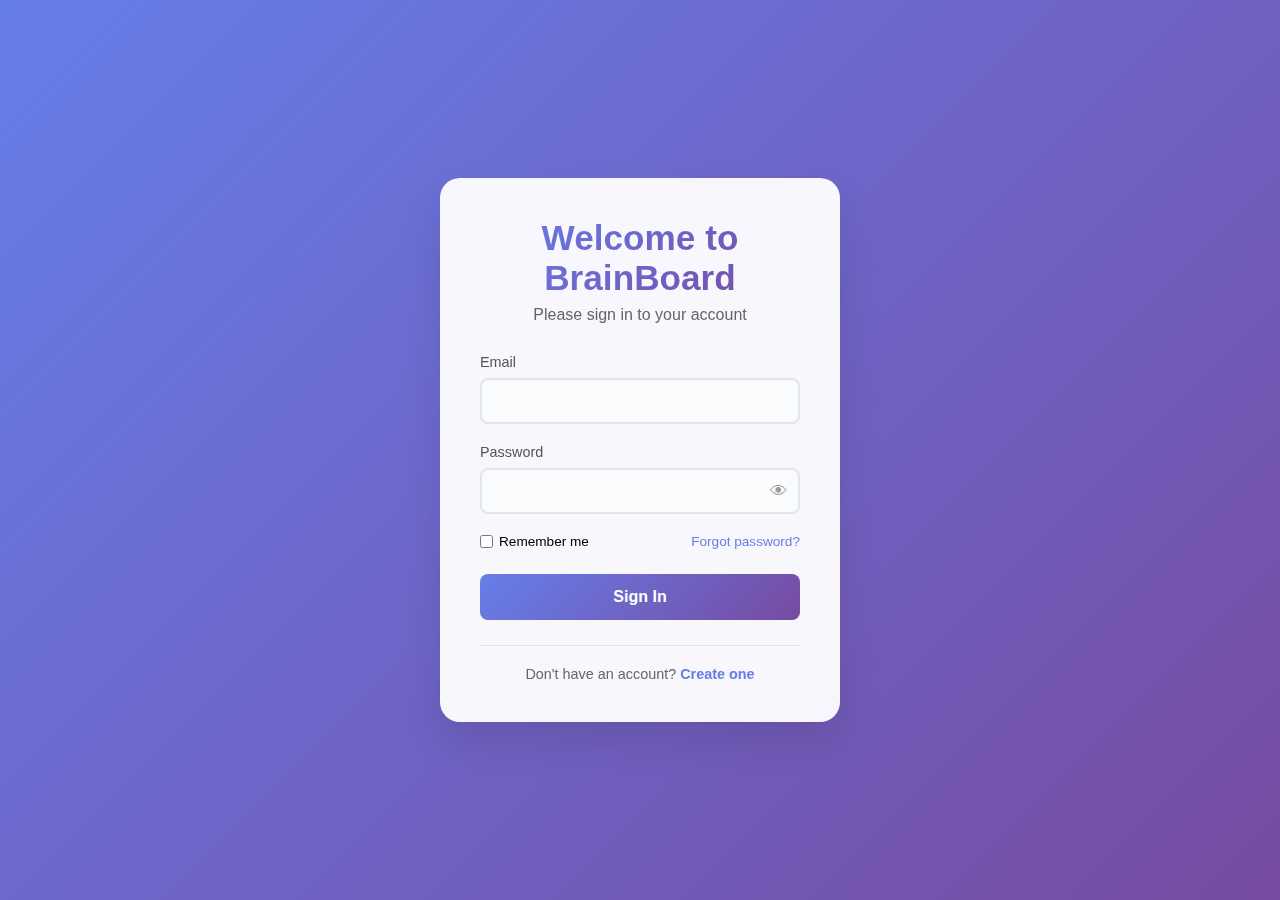
<file: index.html>
<!DOCTYPE html>
<html lang="en">
<head>
    <meta charset="UTF-8">
    <meta name="viewport" content="width=device-width, initial-scale=1.0">
    <title>Redirecting...</title>
    <script>
        // Redirect to /login.html
        window.location.href = "login.html";
    </script>
</head>
<body>
</body>
</html>
</file>
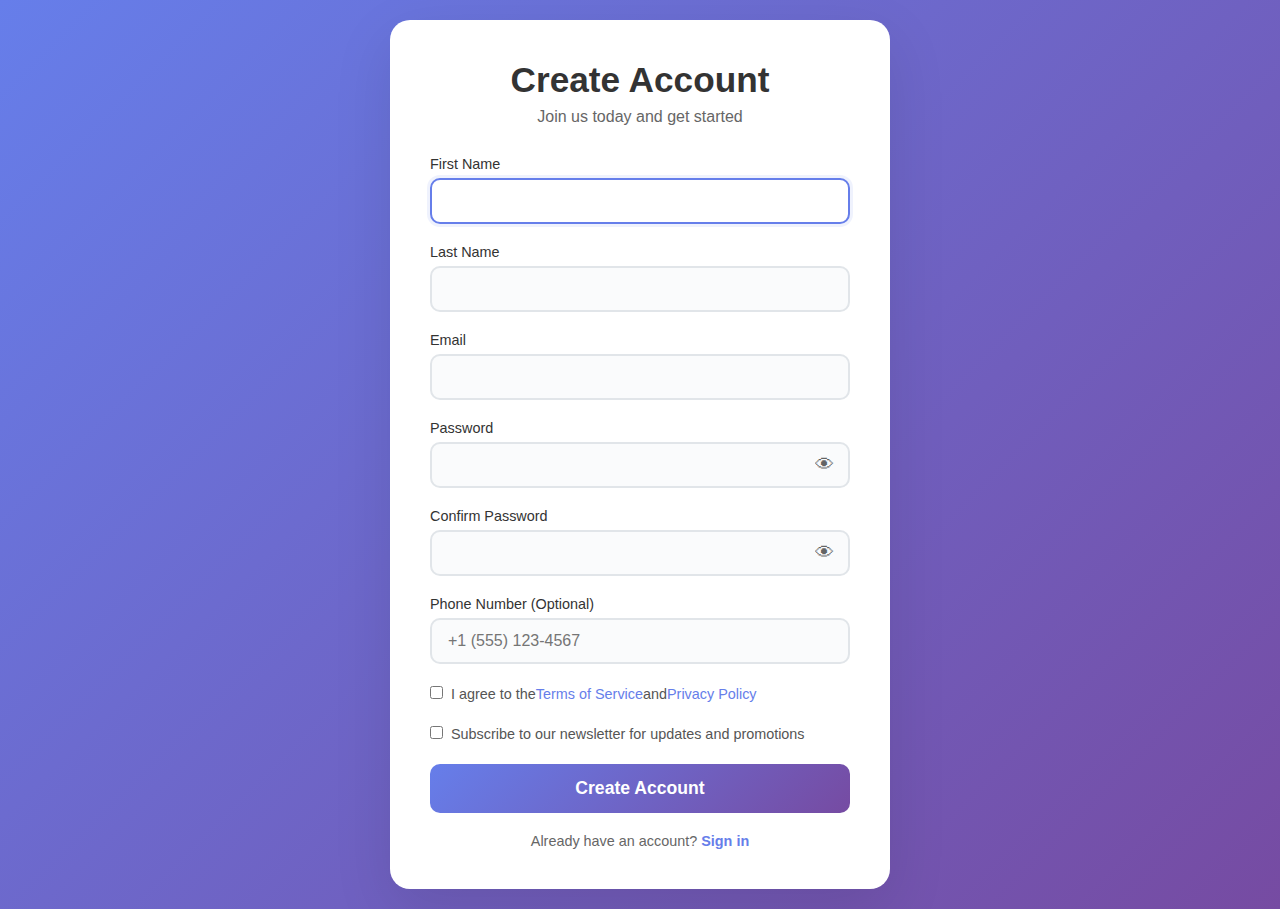
<file: create.html>
<!DOCTYPE html>
<html lang="en">
<head>
    <meta charset="UTF-8" />
    <meta name="viewport" content="width=device-width, initial-scale=1" />
    <title>Create Account - Join Us Today</title>
    <link rel="stylesheet" href="create.css">
</head>
<body>
    <div class="signup-container">
        <div class="logo">
            <h1>Create Account</h1>
            <p>Join us today and get started</p>
        </div>

        <div class="success-msg" id="successMsg">
            ✅ Account created successfully! Welcome aboard!
        </div>

        <form id="signupForm">
            <div class="form-group">
                <label for="firstName">First Name</label>
                <input type="text" id="firstName" name="firstName" required />
                <div class="error-msg" id="firstNameError">First name is required</div>
            </div>

            <div class="form-group">
                <label for="lastName">Last Name</label>
                <input type="text" id="lastName" name="lastName" required />
                <div class="error-msg" id="lastNameError">Last name is required</div>
            </div>

            <div class="form-group">
                <label for="email">Email</label>
                <input type="email" id="email" name="email" required />
                <div class="error-msg" id="emailError">Please enter a valid email</div>
            </div>

            <div class="form-group">
                <label for="password">Password</label>
                <div class="password-container">
                    <input type="password" id="password" name="password" required />
                    <span class="password-toggle" id="togglePassword">👁</span>
                </div>
                <div class="error-msg" id="passwordError">Password must be at least 8 characters</div>
                <div class="password-strength" id="passwordStrength">
                    <div class="strength-meter">
                        <div class="strength-fill"></div>
                    </div>
                    <span class="strength-text">Password strength</span>
                </div>
            </div>

            <div class="form-group">
                <label for="confirmPassword">Confirm Password</label>
                <div class="password-container">
                    <input type="password" id="confirmPassword" name="confirmPassword" required />
                    <span class="password-toggle" id="toggleConfirmPassword">👁</span>
                </div>
                <div class="error-msg" id="confirmPasswordError">Passwords do not match</div>
            </div>

            <div class="form-group">
                <label for="phone">Phone Number (Optional)</label>
                <input type="tel" id="phone" name="phone" placeholder="+1 (555) 123-4567" />
                <div class="error-msg" id="phoneError">Please enter a valid phone number</div>
            </div>

            <div class="form-options">
                <label class="checkbox-label">
                    <input type="checkbox" id="terms" required />
                    I agree to the <a href="privacy.html" class="terms-link">Terms of Service</a> and <a href="policy.html" class="terms-link">Privacy Policy</a>
                </label>
            </div>

            <div class="form-options">
                <label class="checkbox-label">
                    <input type="checkbox" id="newsletter" />
                    Subscribe to our newsletter for updates and promotions
                </label>
            </div>

            <button type="submit" class="signup-btn" id="signupButton">
                <span class="spinner"></span>
                <span class="btn-text">Create Account</span>
            </button>
        </form>

        <div class="login-text">
            Already have an account? <a href="#" id="loginLink">Sign in</a>
        </div>
    </div>

    <script src="create.js"></script>
</body>
</html>
</file>
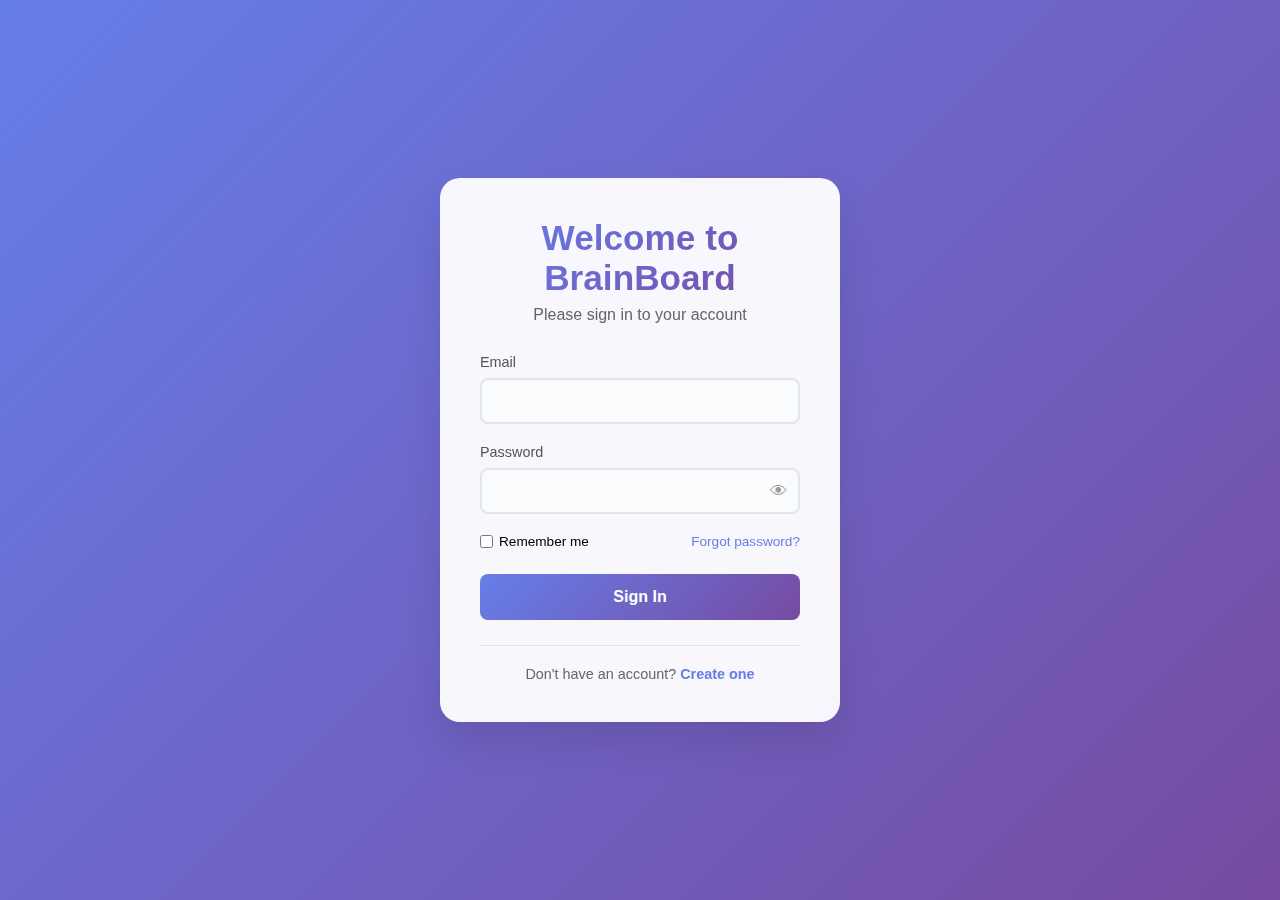
<file: interface.html>
<!DOCTYPE html>
<html lang="en">
<head>
  <meta charset="UTF-8">
  <meta name="viewport" content="width=device-width, initial-scale=1.0">
  <title>BrainBoard - Home</title>
  <link rel="stylesheet" href="interface.css">
  <script>
  const auth = localStorage.getItem('isAuthenticated');

  if (auth === 'false' || auth === null) {
      window.location.href = 'login.html';
  }
  </script>
  <style>
    /* Edit Profile Modal Styles */
    .edit-modal {
      display: none;
      position: fixed;
      z-index: 1000;
      left: 0;
      top: 0;
      width: 100%;
      height: 100%;
      background-color: rgba(0, 0, 0, 0.5);
      justify-content: center;
      align-items: center;
    }

    .edit-modal-content {
      background-color: white;
      border-radius: 12px;
      width: 90%;
      max-width: 450px;
      box-shadow: 0 4px 20px rgba(0, 0, 0, 0.2);
    }

    .edit-modal-header {
      display: flex;
      justify-content: space-between;
      align-items: center;
      padding: 20px 24px;
      border-bottom: 1px solid #e0e0e0;
    }

    .edit-modal-header h2 {
      margin: 0;
      font-size: 20px;
      color: #333;
    }

    .edit-close-btn {
      font-size: 28px;
      color: #999;
      cursor: pointer;
      line-height: 1;
    }

    .edit-close-btn:hover {
      color: #333;
    }

    .edit-modal-body {
      padding: 24px;
    }

    .edit-form-group {
      margin-bottom: 20px;
    }

    .edit-form-group label {
      display: block;
      margin-bottom: 8px;
      font-weight: 500;
      color: #333;
      font-size: 14px;
    }

    .edit-form-input {
      width: 100%;
      padding: 12px;
      border: 1px solid #ddd;
      border-radius: 8px;
      font-size: 14px;
      box-sizing: border-box;
    }

    .edit-form-input:focus {
      outline: none;
      border-color: #4CAF50;
    }

    .edit-modal-footer {
      display: flex;
      justify-content: flex-end;
      gap: 12px;
      padding: 20px 24px;
      border-top: 1px solid #e0e0e0;
    }

    .edit-btn-cancel, .edit-btn-save {
      padding: 10px 20px;
      border: none;
      border-radius: 8px;
      font-size: 14px;
      font-weight: 500;
      cursor: pointer;
      transition: all 0.3s;
    }

    .edit-btn-cancel {
      background-color: #f5f5f5;
      color: #666;
    }

    .edit-btn-cancel:hover {
      background-color: #e0e0e0;
    }

    .edit-btn-save {
      background-color: #4CAF50;
      color: white;
    }

    .edit-btn-save:hover {
      background-color: #45a049;
    }
  </style>
</head>
<body>
  <!-- Header -->
  <header class="header">
    <div class="header-content">
      <div class="logo-section">
        <div class="logo">BB</div>
        <div class="brand-name">BrainBoard</div>
      </div>
      <div class="search-bar">
        <input type="text" class="search-input" placeholder="Search courses, students, discussions..." id="searchInput">
        <div class="search-results" id="searchResults"></div>
      </div>
      <div class="user-menu">
        <div class="user-avatar" id="userAvatar" onclick="toggleProfile()">D</div>
        <div class="profile-dropdown" id="profileDropdown">
          <div class="profile-header">
            <div class="profile-avatar-large" id="profileAvatarLarge">D</div>
            <div class="profile-details">
              <h3 id="profileName">John Doe</h3>
              <p id="profileEmail">john.doe@example.com</p>
            </div>
          </div>
          <div class="profile-stats">
            <div class="stat-item">
              <span class="stat-number">42</span>
              <span class="stat-label">Posts</span>
            </div>
            <div class="stat-item">
              <span class="stat-number">156</span>
              <span class="stat-label">Likes</span>
            </div>
            <div class="stat-item">
              <span class="stat-number">23</span>
              <span class="stat-label">Following</span>
            </div>
          </div>
          <div class="profile-actions">
            <button class="profile-action-btn" onclick="editProfile()">✏️ Edit Profile</button>
            <button class="profile-action-btn" onclick="logout()" style="color: #ff6b6b;">🚪 Log Out</button>
          </div>
        </div>
        <button type="button" href="login.html" class="logout-btn" onclick="logout()">Log Out</button>
      </div>
    </div>
  </header>

  <!-- Main Content -->
  <div class="main-content">
    <!-- Feed Filter -->
    <div class="feed-filter">
      <div class="filter-buttons">
        <button class="filter-btn active" onclick="filterPosts('all', event)">All Posts</button>
        <button class="filter-btn" onclick="filterPosts('discussions', event)">Discussions</button>
        <button class="filter-btn" onclick="filterPosts('questions', event)">Questions</button>
        <button class="filter-btn" onclick="filterPosts('tips', event)">Study Tips</button>
      </div>
      <select class="sort-dropdown" onchange="sortPosts(this.value)">
        <option value="recent">Most Recent</option>
        <option value="popular">Most Popular</option>
        <option value="commented">Most Commented</option>
      </select>
    </div>

    <!-- Post Composer -->
    <div class="post-composer">
      <div class="composer-header">
        <div class="composer-avatar">D</div>
        <textarea class="composer-input" placeholder="Share your thoughts, ask questions, or post study tips..."></textarea>
      </div>
      <div class="composer-actions">
        <div class="media-buttons">
          <button class="media-btn" onclick="uploadMedia('photo')">📷 Photo</button>
          <button class="media-btn" onclick="uploadMedia('video')">📹 Video</button>
          <button class="media-btn" onclick="uploadMedia('document')">📄 Document</button>
          <button class="media-btn" onclick="toggleQuestionMode()">💡 Question</button>
        </div>
        <button class="post-btn" onclick="createPost()">Post</button>
      </div>
    </div>

    <!-- Hidden file inputs -->
    <input type="file" id="photoInput" accept="image/*" class="hidden" onchange="handleFileUpload(this, 'photo')">
    <input type="file" id="videoInput" accept="video/*" class="hidden" onchange="handleFileUpload(this, 'video')">
    <input type="file" id="documentInput" accept=".pdf,.doc,.docx,.txt,.ppt,.pptx" class="hidden" onchange="handleFileUpload(this, 'document')">

    <!-- Feed -->
    <div class="feed" id="feedContainer">
      <!-- Sample posts will be generated here -->
    </div>
  </div>

  <!-- Quick Actions -->
  <div class="quick-actions">
    <button class="quick-action-btn" onclick="scrollToTop()" title="Scroll to Top">↑</button>
    <button class="quick-action-btn" onclick="focusComposer()" title="New Post">✏️</button>
  </div>

  <!-- Edit Profile Modal -->
  <div class="edit-modal" id="editProfileModal">
    <div class="edit-modal-content">
      <div class="edit-modal-header">
        <h2>Edit Profile</h2>
        <span class="edit-close-btn" onclick="closeEditModal()">&times;</span>
      </div>
      <div class="edit-modal-body">
        <div class="edit-form-group">
          <label for="editNameInput">Name</label>
          <input type="text" id="editNameInput" class="edit-form-input" placeholder="Enter your name">
        </div>
        <div class="edit-form-group">
          <label for="editEmailInput">Email</label>
          <input type="email" id="editEmailInput" class="edit-form-input" placeholder="Enter your email">
        </div>
        <div class="edit-form-group">
          <label for="editAvatarInput">Avatar Initial</label>
          <input type="text" id="editAvatarInput" class="edit-form-input" maxlength="1" placeholder="Enter one letter">
        </div>
      </div>
      <div class="edit-modal-footer">
        <button class="edit-btn-cancel" onclick="closeEditModal()">Cancel</button>
        <button class="edit-btn-save" onclick="saveProfileChanges()">Save Changes</button>
      </div>
    </div>
  </div>

  <script src="interface.js"></script>
  <script>
    // Edit Profile Functions
    function editProfile() {
      const modal = document.getElementById('editProfileModal');
      const name = localStorage.getItem('userName') || 'John Doe';
      const email = localStorage.getItem('userEmail') || 'john.doe@example.com';
      const avatar = localStorage.getItem('userAvatar') || 'D';
      
      document.getElementById('editNameInput').value = name;
      document.getElementById('editEmailInput').value = email;
      document.getElementById('editAvatarInput').value = avatar;
      
      modal.style.display = 'flex';
    }

    function closeEditModal() {
      document.getElementById('editProfileModal').style.display = 'none';
    }

    function saveProfileChanges() {
      const name = document.getElementById('editNameInput').value.trim();
      const email = document.getElementById('editEmailInput').value.trim();
      const avatar = document.getElementById('editAvatarInput').value.trim().toUpperCase() || 'D';
      
      if (name && email) {
        localStorage.setItem('userName', name);
        localStorage.setItem('userEmail', email);
        localStorage.setItem('userAvatar', avatar);
        
        updateAllProfileDisplays();
        closeEditModal();
      } else {
        alert('Please fill in all fields');
      }
    }

    function updateAllProfileDisplays() {
      const name = localStorage.getItem('userName') || 'John Doe';
      const email = localStorage.getItem('userEmail') || 'john.doe@example.com';
      const avatar = localStorage.getItem('userAvatar') || 'D';
      
      document.getElementById('profileName').textContent = name;
      document.getElementById('profileEmail').textContent = email;
      document.getElementById('userAvatar').textContent = avatar;
      document.getElementById('profileAvatarLarge').textContent = avatar;
      
      const composerAvatars = document.querySelectorAll('.composer-avatar');
      composerAvatars.forEach(el => el.textContent = avatar);
    }

    // Load saved profile when page loads
    window.addEventListener('DOMContentLoaded', function() {
      updateAllProfileDisplays();
    });

    // Close modal when clicking outside of it
    window.addEventListener('click', function(event) {
      const modal = document.getElementById('editProfileModal');
      if (event.target === modal) {
        closeEditModal();
      }
    });
  </script>
</body>
</html>
</file>
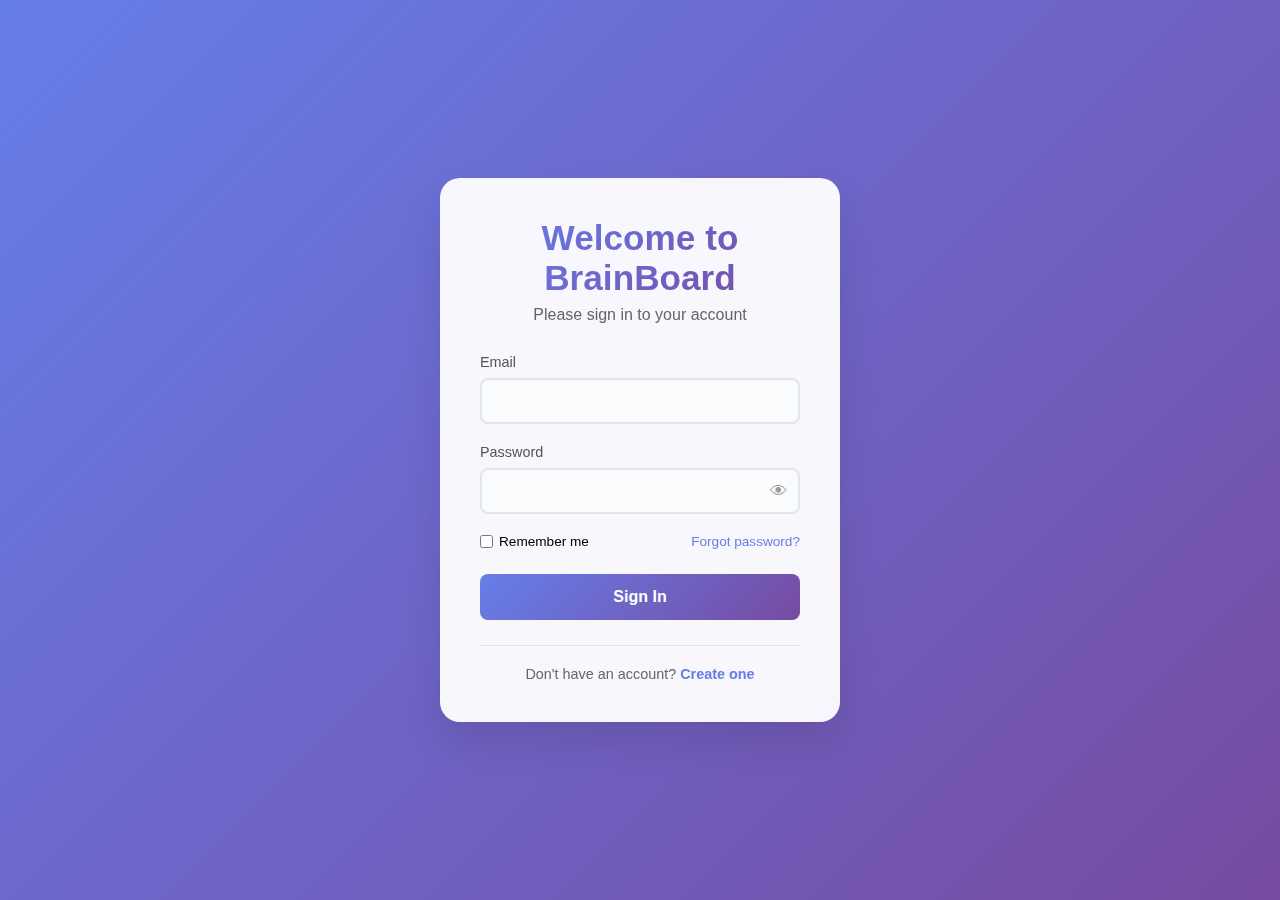
<file: login.html>
<!DOCTYPE html>
<html lang="en">
<head>
    <meta charset="UTF-8" />
    <meta name="viewport" content="width=device-width, initial-scale=1" />
    <title>BlackBoard</title>
    <link rel="stylesheet" href="styles.css">
     <script>
        // Check if user is authenticated
        if (localStorage.getItem('isAuthenticated') === 'true') {
            window.location.href = 'interface.html';
        }
    </script>
</head>
<body>
    <div class="login-container">
        <div class="logo">
            <h1>Welcome to BrainBoard</h1>
            <p>Please sign in to your account</p>
        </div>

    

        <div class="success-msg" id="successMsg">
            ✅ Login successful! Welcome back!
        </div>

        <form id="loginForm">
            <div class="form-group">
                <label for="email">Email</label>
                <input type="email" id="email" name="email" required />
                <div class="error-msg" id="emailError">Please enter a valid email</div>
            </div>

            <div class="form-group">
                <label for="password">Password</label>
                <div class="password-container">
                    <input type="password" id="password" name="password" required />
                    <span class="password-toggle" id="togglePassword">👁</span>
                </div>
                <div class="error-msg" id="passwordError">Password must be at least 6 characters</div>
            </div>

            <div class="form-options">
                <label class="remember-me">
                    <input type="checkbox" id="remember" />
                    Remember me
                </label>
                <a href="#" class="forgot-link">Forgot password?</a>
            </div>

            <button type="submit" class="login-btn" id="loginButton">
                <span class="spinner"></span>
                <span class="btn-text">Sign In</span>
            </button>
        </form>

        <div class="signup-text">
            Don't have an account? <a href="create.html">Create one</a>
        </div>
    </div>

    <script src="script.js"></script>
</body>
</html>
</file>
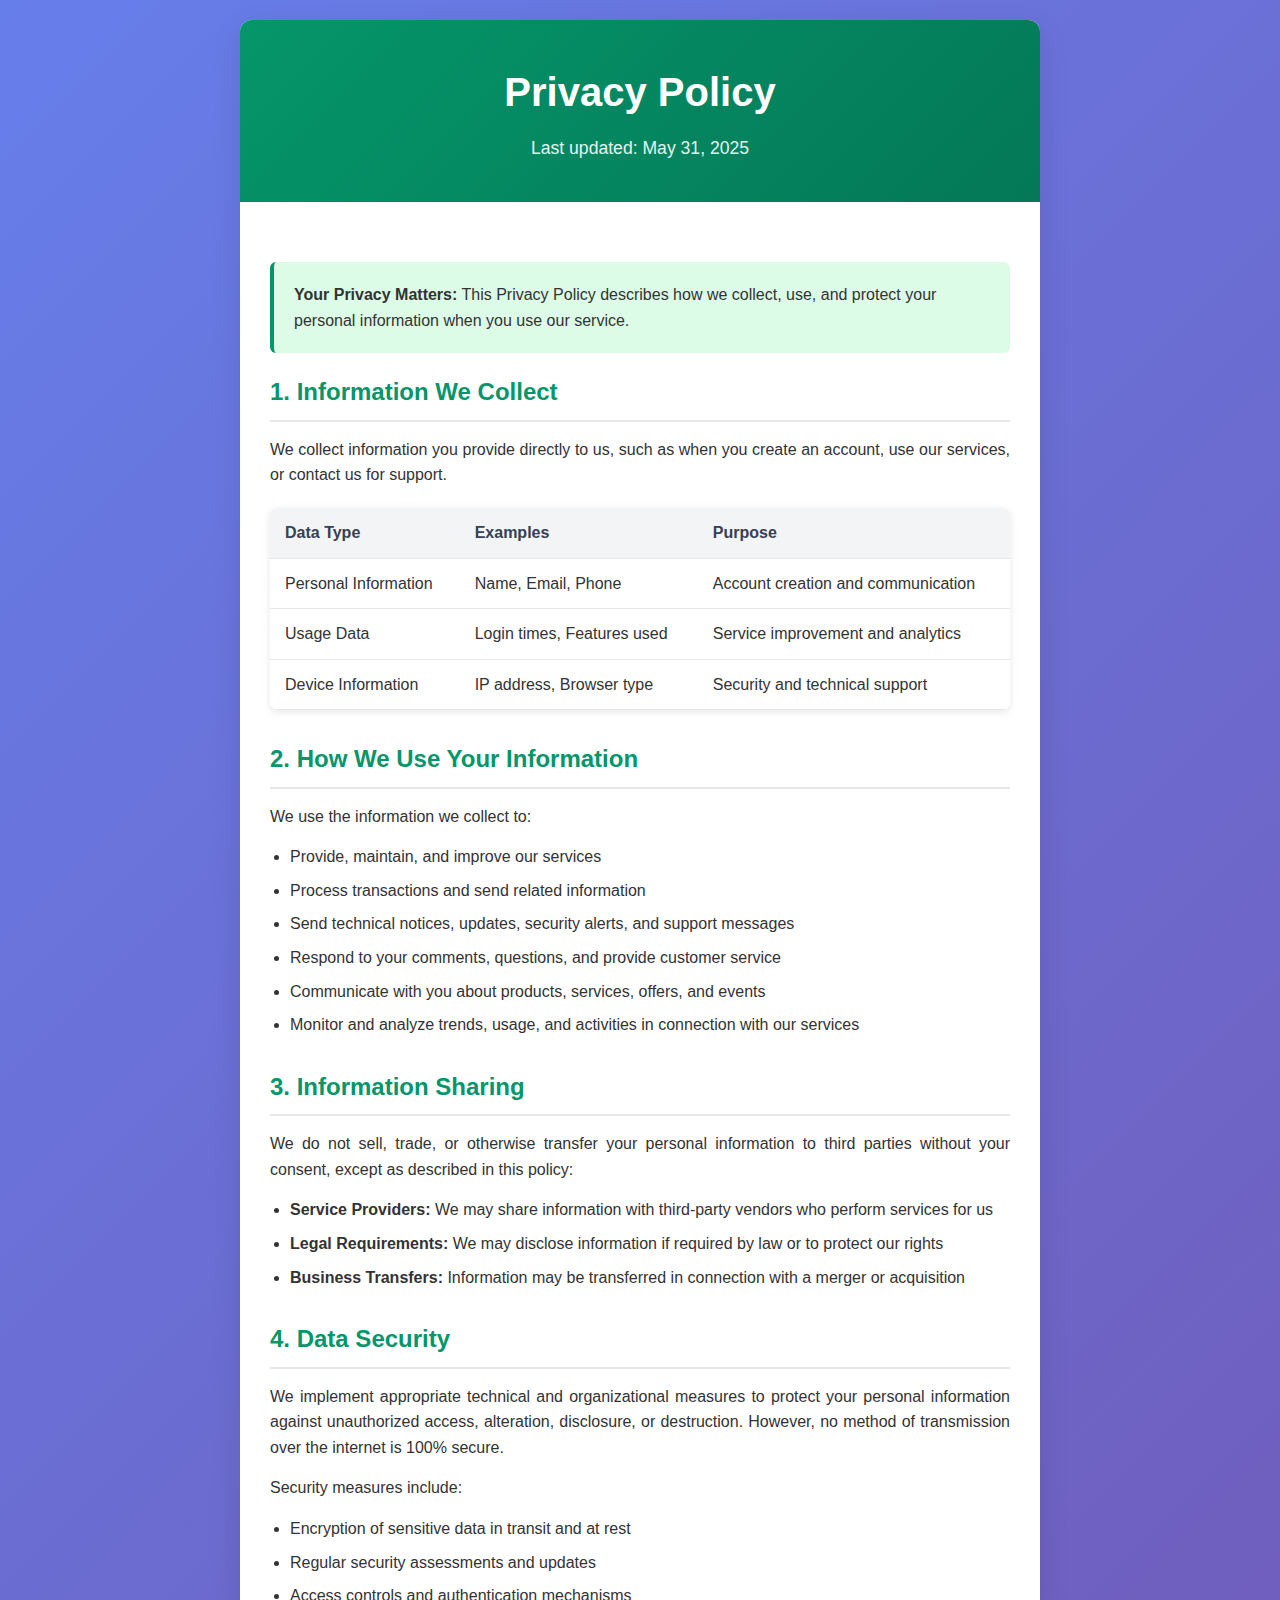
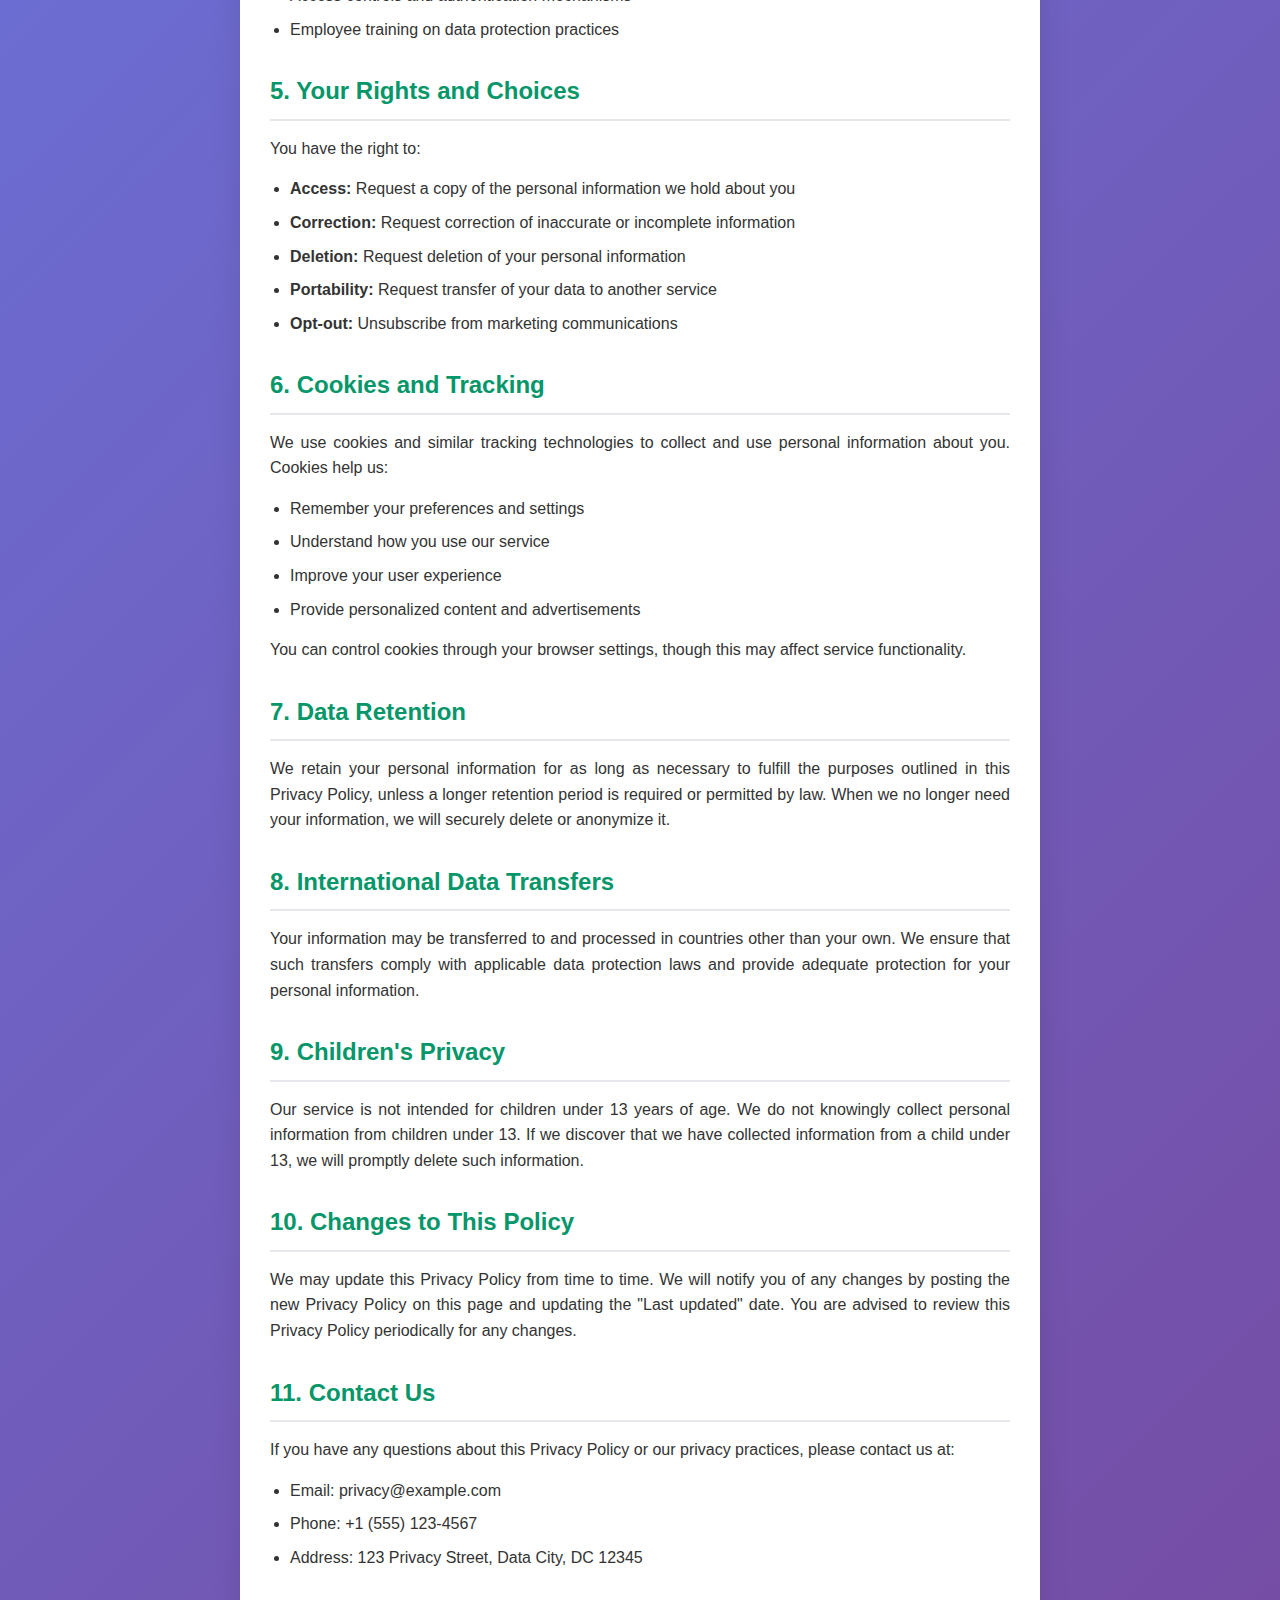
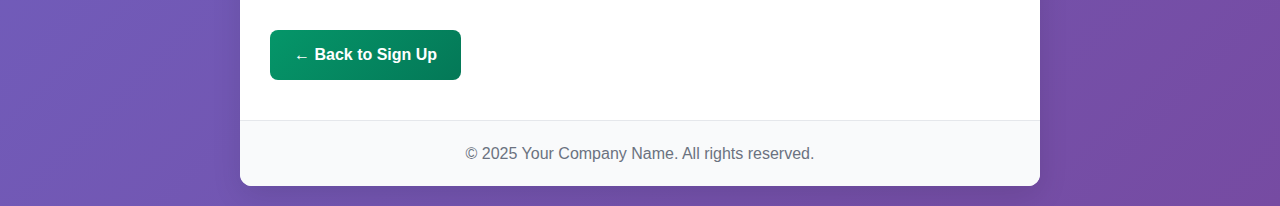
<file: policy.html>
<!DOCTYPE html>
<html lang="en">
<head>
    <meta charset="UTF-8" />
    <meta name="viewport" content="width=device-width, initial-scale=1" />
    <title>Privacy Policy</title>
    <style>
        * {
            margin: 0;
            padding: 0;
            box-sizing: border-box;
        }

        body {
            font-family: -apple-system, BlinkMacSystemFont, 'Segoe UI', Roboto, Oxygen, Ubuntu, Cantarell, sans-serif;
            line-height: 1.6;
            color: #333;
            background: linear-gradient(135deg, #667eea 0%, #764ba2 100%);
            min-height: 100vh;
            padding: 20px;
        }

        .container {
            max-width: 800px;
            margin: 0 auto;
            background: white;
            border-radius: 12px;
            box-shadow: 0 10px 30px rgba(0, 0, 0, 0.1);
            overflow: hidden;
        }

        .header {
            background: linear-gradient(135deg, #059669 0%, #047857 100%);
            color: white;
            padding: 40px 30px;
            text-align: center;
        }

        .header h1 {
            font-size: 2.5rem;
            margin-bottom: 10px;
            font-weight: 700;
        }

        .header p {
            font-size: 1.1rem;
            opacity: 0.9;
        }

        .content {
            padding: 40px 30px;
        }

        .section {
            margin-bottom: 30px;
        }

        .section h2 {
            color: #059669;
            font-size: 1.5rem;
            margin-bottom: 15px;
            padding-bottom: 8px;
            border-bottom: 2px solid #e5e7eb;
        }

        .section p {
            margin-bottom: 15px;
            text-align: justify;
        }

        .section ul {
            margin-left: 20px;
            margin-bottom: 15px;
        }

        .section li {
            margin-bottom: 8px;
        }

        .highlight {
            background: #dcfce7;
            padding: 20px;
            border-left: 4px solid #059669;
            border-radius: 6px;
            margin: 20px 0;
        }

        .data-table {
            width: 100%;
            border-collapse: collapse;
            margin: 20px 0;
            border-radius: 8px;
            overflow: hidden;
            box-shadow: 0 2px 8px rgba(0, 0, 0, 0.1);
        }

        .data-table th,
        .data-table td {
            padding: 12px 15px;
            text-align: left;
            border-bottom: 1px solid #e5e7eb;
        }

        .data-table th {
            background: #f3f4f6;
            font-weight: 600;
            color: #374151;
        }

        .data-table tr:hover {
            background: #f9fafb;
        }

        .back-link {
            display: inline-block;
            background: linear-gradient(135deg, #059669 0%, #047857 100%);
            color: white;
            padding: 12px 24px;
            text-decoration: none;
            border-radius: 8px;
            font-weight: 600;
            transition: all 0.3s ease;
            margin-top: 30px;
        }

        .back-link:hover {
            transform: translateY(-2px);
            box-shadow: 0 5px 15px rgba(5, 150, 105, 0.3);
        }

        .footer {
            background: #f9fafb;
            padding: 20px 30px;
            text-align: center;
            color: #6b7280;
            border-top: 1px solid #e5e7eb;
        }

        @media (max-width: 768px) {
            .container {
                margin: 10px;
            }
            
            .header {
                padding: 30px 20px;
            }
            
            .header h1 {
                font-size: 2rem;
            }
            
            .content {
                padding: 30px 20px;
            }

            .data-table {
                font-size: 14px;
            }
        }
    </style>
</head>
<body>
    <div class="container">
        <div class="header">
            <h1>Privacy Policy</h1>
            <p>Last updated: May 31, 2025</p>
        </div>

        <div class="content">
            <div class="highlight">
                <strong>Your Privacy Matters:</strong> This Privacy Policy describes how we collect, use, and protect your personal information when you use our service.
            </div>

            <div class="section">
                <h2>1. Information We Collect</h2>
                <p>We collect information you provide directly to us, such as when you create an account, use our services, or contact us for support.</p>
                
                <table class="data-table">
                    <thead>
                        <tr>
                            <th>Data Type</th>
                            <th>Examples</th>
                            <th>Purpose</th>
                        </tr>
                    </thead>
                    <tbody>
                        <tr>
                            <td>Personal Information</td>
                            <td>Name, Email, Phone</td>
                            <td>Account creation and communication</td>
                        </tr>
                        <tr>
                            <td>Usage Data</td>
                            <td>Login times, Features used</td>
                            <td>Service improvement and analytics</td>
                        </tr>
                        <tr>
                            <td>Device Information</td>
                            <td>IP address, Browser type</td>
                            <td>Security and technical support</td>
                        </tr>
                    </tbody>
                </table>
            </div>

            <div class="section">
                <h2>2. How We Use Your Information</h2>
                <p>We use the information we collect to:</p>
                <ul>
                    <li>Provide, maintain, and improve our services</li>
                    <li>Process transactions and send related information</li>
                    <li>Send technical notices, updates, security alerts, and support messages</li>
                    <li>Respond to your comments, questions, and provide customer service</li>
                    <li>Communicate with you about products, services, offers, and events</li>
                    <li>Monitor and analyze trends, usage, and activities in connection with our services</li>
                </ul>
            </div>

            <div class="section">
                <h2>3. Information Sharing</h2>
                <p>We do not sell, trade, or otherwise transfer your personal information to third parties without your consent, except as described in this policy:</p>
                <ul>
                    <li><strong>Service Providers:</strong> We may share information with third-party vendors who perform services for us</li>
                    <li><strong>Legal Requirements:</strong> We may disclose information if required by law or to protect our rights</li>
                    <li><strong>Business Transfers:</strong> Information may be transferred in connection with a merger or acquisition</li>
                </ul>
            </div>

            <div class="section">
                <h2>4. Data Security</h2>
                <p>We implement appropriate technical and organizational measures to protect your personal information against unauthorized access, alteration, disclosure, or destruction. However, no method of transmission over the internet is 100% secure.</p>
                <p>Security measures include:</p>
                <ul>
                    <li>Encryption of sensitive data in transit and at rest</li>
                    <li>Regular security assessments and updates</li>
                    <li>Access controls and authentication mechanisms</li>
                    <li>Employee training on data protection practices</li>
                </ul>
            </div>

            <div class="section">
                <h2>5. Your Rights and Choices</h2>
                <p>You have the right to:</p>
                <ul>
                    <li><strong>Access:</strong> Request a copy of the personal information we hold about you</li>
                    <li><strong>Correction:</strong> Request correction of inaccurate or incomplete information</li>
                    <li><strong>Deletion:</strong> Request deletion of your personal information</li>
                    <li><strong>Portability:</strong> Request transfer of your data to another service</li>
                    <li><strong>Opt-out:</strong> Unsubscribe from marketing communications</li>
                </ul>
            </div>

            <div class="section">
                <h2>6. Cookies and Tracking</h2>
                <p>We use cookies and similar tracking technologies to collect and use personal information about you. Cookies help us:</p>
                <ul>
                    <li>Remember your preferences and settings</li>
                    <li>Understand how you use our service</li>
                    <li>Improve your user experience</li>
                    <li>Provide personalized content and advertisements</li>
                </ul>
                <p>You can control cookies through your browser settings, though this may affect service functionality.</p>
            </div>

            <div class="section">
                <h2>7. Data Retention</h2>
                <p>We retain your personal information for as long as necessary to fulfill the purposes outlined in this Privacy Policy, unless a longer retention period is required or permitted by law. When we no longer need your information, we will securely delete or anonymize it.</p>
            </div>

            <div class="section">
                <h2>8. International Data Transfers</h2>
                <p>Your information may be transferred to and processed in countries other than your own. We ensure that such transfers comply with applicable data protection laws and provide adequate protection for your personal information.</p>
            </div>

            <div class="section">
                <h2>9. Children's Privacy</h2>
                <p>Our service is not intended for children under 13 years of age. We do not knowingly collect personal information from children under 13. If we discover that we have collected information from a child under 13, we will promptly delete such information.</p>
            </div>

            <div class="section">
                <h2>10. Changes to This Policy</h2>
                <p>We may update this Privacy Policy from time to time. We will notify you of any changes by posting the new Privacy Policy on this page and updating the "Last updated" date. You are advised to review this Privacy Policy periodically for any changes.</p>
            </div>

            <div class="section">
                <h2>11. Contact Us</h2>
                <p>If you have any questions about this Privacy Policy or our privacy practices, please contact us at:</p>
                <ul>
                    <li>Email: privacy@example.com</li>
                    <li>Phone: +1 (555) 123-4567</li>
                    <li>Address: 123 Privacy Street, Data City, DC 12345</li>
                </ul>
            </div>

            <a href="javascript:history.back()" class="back-link">← Back to Sign Up</a>
        </div>

        <div class="footer">
            <p>&copy; 2025 Your Company Name. All rights reserved.</p>
        </div>
    </div>
</body>
</html>
</file>
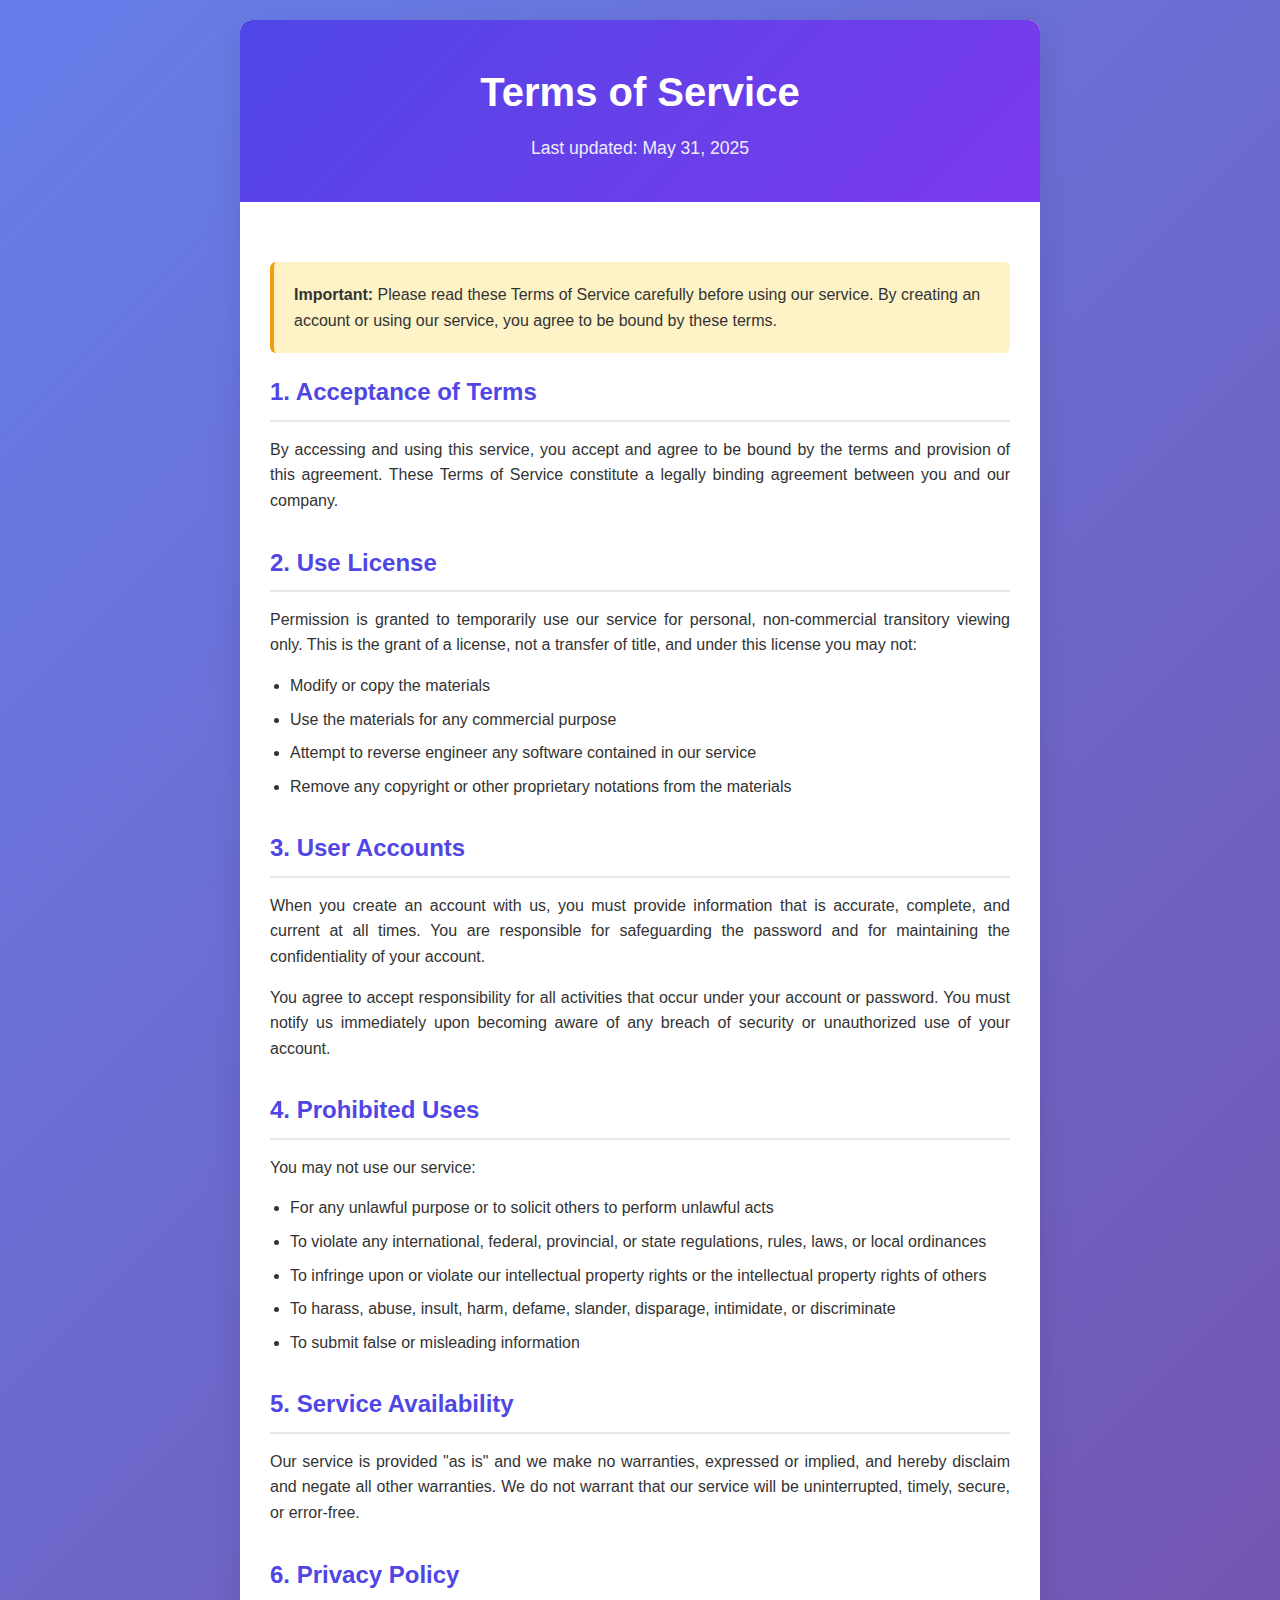
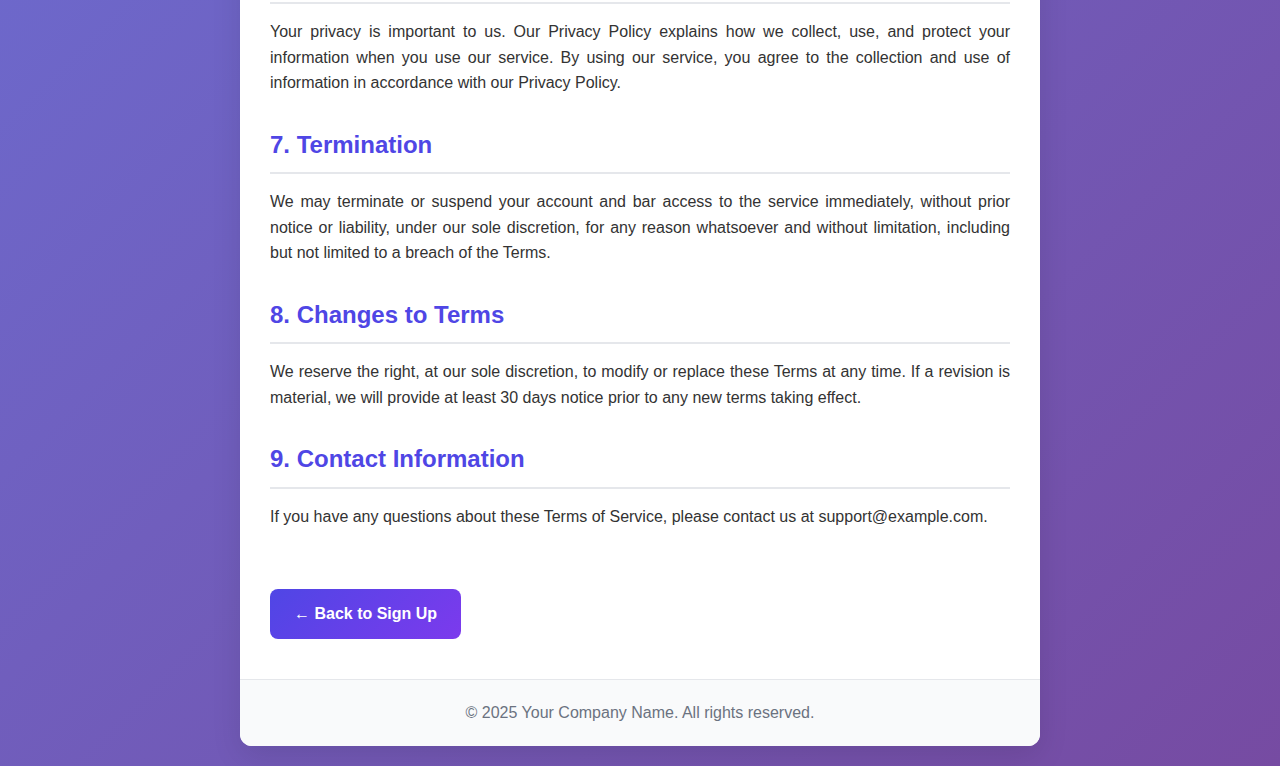
<file: privacy.html>
<!DOCTYPE html>
<html lang="en">
<head>
    <meta charset="UTF-8" />
    <meta name="viewport" content="width=device-width, initial-scale=1" />
    <title>Terms of Service</title>
    <style>
        * {
            margin: 0;
            padding: 0;
            box-sizing: border-box;
        }

        body {
            font-family: -apple-system, BlinkMacSystemFont, 'Segoe UI', Roboto, Oxygen, Ubuntu, Cantarell, sans-serif;
            line-height: 1.6;
            color: #333;
            background: linear-gradient(135deg, #667eea 0%, #764ba2 100%);
            min-height: 100vh;
            padding: 20px;
        }

        .container {
            max-width: 800px;
            margin: 0 auto;
            background: white;
            border-radius: 12px;
            box-shadow: 0 10px 30px rgba(0, 0, 0, 0.1);
            overflow: hidden;
        }

        .header {
            background: linear-gradient(135deg, #4f46e5 0%, #7c3aed 100%);
            color: white;
            padding: 40px 30px;
            text-align: center;
        }

        .header h1 {
            font-size: 2.5rem;
            margin-bottom: 10px;
            font-weight: 700;
        }

        .header p {
            font-size: 1.1rem;
            opacity: 0.9;
        }

        .content {
            padding: 40px 30px;
        }

        .section {
            margin-bottom: 30px;
        }

        .section h2 {
            color: #4f46e5;
            font-size: 1.5rem;
            margin-bottom: 15px;
            padding-bottom: 8px;
            border-bottom: 2px solid #e5e7eb;
        }

        .section p {
            margin-bottom: 15px;
            text-align: justify;
        }

        .section ul {
            margin-left: 20px;
            margin-bottom: 15px;
        }

        .section li {
            margin-bottom: 8px;
        }

        .highlight {
            background: #fef3c7;
            padding: 20px;
            border-left: 4px solid #f59e0b;
            border-radius: 6px;
            margin: 20px 0;
        }

        .back-link {
            display: inline-block;
            background: linear-gradient(135deg, #4f46e5 0%, #7c3aed 100%);
            color: white;
            padding: 12px 24px;
            text-decoration: none;
            border-radius: 8px;
            font-weight: 600;
            transition: all 0.3s ease;
            margin-top: 30px;
        }

        .back-link:hover {
            transform: translateY(-2px);
            box-shadow: 0 5px 15px rgba(79, 70, 229, 0.3);
        }

        .footer {
            background: #f9fafb;
            padding: 20px 30px;
            text-align: center;
            color: #6b7280;
            border-top: 1px solid #e5e7eb;
        }

        @media (max-width: 768px) {
            .container {
                margin: 10px;
            }
            
            .header {
                padding: 30px 20px;
            }
            
            .header h1 {
                font-size: 2rem;
            }
            
            .content {
                padding: 30px 20px;
            }
        }
    </style>
</head>
<body>
    <div class="container">
        <div class="header">
            <h1>Terms of Service</h1>
            <p>Last updated: May 31, 2025</p>
        </div>

        <div class="content">
            <div class="highlight">
                <strong>Important:</strong> Please read these Terms of Service carefully before using our service. By creating an account or using our service, you agree to be bound by these terms.
            </div>

            <div class="section">
                <h2>1. Acceptance of Terms</h2>
                <p>By accessing and using this service, you accept and agree to be bound by the terms and provision of this agreement. These Terms of Service constitute a legally binding agreement between you and our company.</p>
            </div>

            <div class="section">
                <h2>2. Use License</h2>
                <p>Permission is granted to temporarily use our service for personal, non-commercial transitory viewing only. This is the grant of a license, not a transfer of title, and under this license you may not:</p>
                <ul>
                    <li>Modify or copy the materials</li>
                    <li>Use the materials for any commercial purpose</li>
                    <li>Attempt to reverse engineer any software contained in our service</li>
                    <li>Remove any copyright or other proprietary notations from the materials</li>
                </ul>
            </div>

            <div class="section">
                <h2>3. User Accounts</h2>
                <p>When you create an account with us, you must provide information that is accurate, complete, and current at all times. You are responsible for safeguarding the password and for maintaining the confidentiality of your account.</p>
                <p>You agree to accept responsibility for all activities that occur under your account or password. You must notify us immediately upon becoming aware of any breach of security or unauthorized use of your account.</p>
            </div>

            <div class="section">
                <h2>4. Prohibited Uses</h2>
                <p>You may not use our service:</p>
                <ul>
                    <li>For any unlawful purpose or to solicit others to perform unlawful acts</li>
                    <li>To violate any international, federal, provincial, or state regulations, rules, laws, or local ordinances</li>
                    <li>To infringe upon or violate our intellectual property rights or the intellectual property rights of others</li>
                    <li>To harass, abuse, insult, harm, defame, slander, disparage, intimidate, or discriminate</li>
                    <li>To submit false or misleading information</li>
                </ul>
            </div>

            <div class="section">
                <h2>5. Service Availability</h2>
                <p>Our service is provided "as is" and we make no warranties, expressed or implied, and hereby disclaim and negate all other warranties. We do not warrant that our service will be uninterrupted, timely, secure, or error-free.</p>
            </div>

            <div class="section">
                <h2>6. Privacy Policy</h2>
                <p>Your privacy is important to us. Our Privacy Policy explains how we collect, use, and protect your information when you use our service. By using our service, you agree to the collection and use of information in accordance with our Privacy Policy.</p>
            </div>

            <div class="section">
                <h2>7. Termination</h2>
                <p>We may terminate or suspend your account and bar access to the service immediately, without prior notice or liability, under our sole discretion, for any reason whatsoever and without limitation, including but not limited to a breach of the Terms.</p>
            </div>

            <div class="section">
                <h2>8. Changes to Terms</h2>
                <p>We reserve the right, at our sole discretion, to modify or replace these Terms at any time. If a revision is material, we will provide at least 30 days notice prior to any new terms taking effect.</p>
            </div>

            <div class="section">
                <h2>9. Contact Information</h2>
                <p>If you have any questions about these Terms of Service, please contact us at support@example.com.</p>
            </div>

            <a href="javascript:history.back()" class="back-link">← Back to Sign Up</a>
        </div>

        <div class="footer">
            <p>&copy; 2025 Your Company Name. All rights reserved.</p>
        </div>
    </div>
</body>
</html>
</file>
<file: create.css>
* {
    margin: 0;
    padding: 0;
    box-sizing: border-box;
}

body {
    font-family: -apple-system, BlinkMacSystemFont, 'Segoe UI', Roboto, Oxygen, Ubuntu, Cantarell, sans-serif;
    background: linear-gradient(135deg, #667eea 0%, #764ba2 100%);
    min-height: 100vh;
    display: flex;
    align-items: center;
    justify-content: center;
    padding: 20px;
}

.signup-container {
    background: white;
    padding: 40px;
    border-radius: 20px;
    box-shadow: 0 20px 60px rgba(0, 0, 0, 0.1);
    width: 100%;
    max-width: 500px;
    animation: fadeInUp 0.6s ease-out;
}

@keyframes fadeInUp {
    from {
        opacity: 0;
        transform: translateY(30px);
    }
    to {
        opacity: 1;
        transform: translateY(0);
    }
}

.logo {
    text-align: center;
    margin-bottom: 30px;
}

.logo h1 {
    color: #333;
    font-size: 2.2rem;
    font-weight: 700;
    margin-bottom: 8px;
}

.logo p {
    color: #666;
    font-size: 1rem;
}

.success-msg {
    background: #d4edda;
    color: #155724;
    padding: 12px 16px;
    border-radius: 8px;
    margin-bottom: 20px;
    border: 1px solid #c3e6cb;
    display: none;
    animation: slideDown 0.3s ease-out;
}

@keyframes slideDown {
    from {
        opacity: 0;
        transform: translateY(-10px);
    }
    to {
        opacity: 1;
        transform: translateY(0);
    }
}

.form-group {
    margin-bottom: 20px;
}

.form-group label {
    display: block;
    margin-bottom: 6px;
    color: #333;
    font-weight: 500;
    font-size: 0.9rem;
}

.form-group input {
    width: 100%;
    padding: 12px 16px;
    border: 2px solid #e1e5e9;
    border-radius: 10px;
    font-size: 1rem;
    transition: all 0.3s ease;
    background: #fafbfc;
}

.form-group input:focus {
    outline: none;
    border-color: #667eea;
    background: white;
    box-shadow: 0 0 0 3px rgba(102, 126, 234, 0.1);
}

.form-group input.error {
    border-color: #dc3545;
    background: #fff5f5;
}

.form-group input.success {
    border-color: #28a745;
    background: #f8fff9;
}

.password-container {
    position: relative;
}

.password-toggle {
    position: absolute;
    right: 16px;
    top: 50%;
    transform: translateY(-50%);
    cursor: pointer;
    user-select: none;
    font-size: 1.2rem;
    opacity: 0.6;
    transition: opacity 0.3s ease;
}

.password-toggle:hover {
    opacity: 1;
}

.password-strength {
    margin-top: 8px;
    display: none;
}

.strength-meter {
    width: 100%;
    height: 4px;
    background: #e1e5e9;
    border-radius: 2px;
    overflow: hidden;
    margin-bottom: 4px;
}

.strength-fill {
    height: 100%;
    width: 0%;
    transition: all 0.3s ease;
    border-radius: 2px;
}

.strength-fill.weak {
    background: #dc3545;
    width: 25%;
}

.strength-fill.fair {
    background: #ffc107;
    width: 50%;
}

.strength-fill.good {
    background: #17a2b8;
    width: 75%;
}

.strength-fill.strong {
    background: #28a745;
    width: 100%;
}

.strength-text {
    font-size: 0.8rem;
    color: #666;
}

.error-msg {
    color: #dc3545;
    font-size: 0.8rem;
    margin-top: 4px;
    display: none;
}

.form-options {
    margin-bottom: 20px;
}

.checkbox-label {
    display: flex;
    align-items: flex-start;
    font-size: 0.9rem;
    color: #555;
    cursor: pointer;
    line-height: 1.4;
}

.checkbox-label input[type="checkbox"] {
    width: auto;
    margin-right: 8px;
    margin-top: 2px;
    flex-shrink: 0;
}

.terms-link {
    color: #667eea;
    text-decoration: none;
}

.terms-link:hover {
    text-decoration: underline;
}

.signup-btn {
    width: 100%;
    padding: 14px;
    background: linear-gradient(135deg, #667eea 0%, #764ba2 100%);
    color: white;
    border: none;
    border-radius: 10px;
    font-size: 1.1rem;
    font-weight: 600;
    cursor: pointer;
    transition: all 0.3s ease;
    position: relative;
    overflow: hidden;
}

.signup-btn:hover {
    transform: translateY(-2px);
    box-shadow: 0 10px 30px rgba(102, 126, 234, 0.3);
}

.signup-btn:active {
    transform: translateY(0);
}

.signup-btn:disabled {
    opacity: 0.7;
    cursor: not-allowed;
    transform: none;
}

.spinner {
    display: none;
    width: 20px;
    height: 20px;
    border: 2px solid transparent;
    border-top: 2px solid white;
    border-radius: 50%;
    animation: spin 1s linear infinite;
    margin-right: 8px;
}

@keyframes spin {
    0% { transform: rotate(0deg); }
    100% { transform: rotate(360deg); }
}

.signup-btn.loading .spinner {
    display: inline-block;
}

.signup-btn.loading .btn-text {
    opacity: 0.8;
}

.login-text {
    text-align: center;
    margin-top: 20px;
    color: #666;
    font-size: 0.9rem;
}

.login-text a {
    color: #667eea;
    text-decoration: none;
    font-weight: 600;
}

.login-text a:hover {
    text-decoration: underline;
}

/* Responsive Design */
@media (max-width: 480px) {
    .signup-container {
        padding: 30px 20px;
        margin: 10px;
    }
    
    .logo h1 {
        font-size: 1.8rem;
    }
    
    .form-group input {
        padding: 10px 14px;
    }
    
    .signup-btn {
        padding: 12px;
        font-size: 1rem;
    }
}

/* Animation for form validation */
.shake {
    animation: shake 0.5s ease-in-out;
}

@keyframes shake {
    0%, 100% { transform: translateX(0); }
    25% { transform: translateX(-5px); }
    75% { transform: translateX(5px); }
}
</file>
<file: interface.css>
* {
  margin: 0;
  padding: 0;
  box-sizing: border-box;
}

body {
  font-family: -apple-system, BlinkMacSystemFont, 'Segoe UI', Roboto, sans-serif;
  background: linear-gradient(135deg, #667eea 0%, #764ba2 100%);
  min-height: 100vh;
  color: #333;
}

.header {
  background: rgba(255, 255, 255, 0.95);
  backdrop-filter: blur(10px);
  border-bottom: 1px solid rgba(255, 255, 255, 0.2);
  position: sticky;
  top: 0;
  z-index: 100;
  box-shadow: 0 2px 20px rgba(0,0,0,0.1);
}

.header-content {
  max-width: 1200px;
  margin: 0 auto;
  padding: 15px 20px;
  display: flex;
  align-items: center;
  justify-content: space-between;
}

.logo-section {
  display: flex;
  align-items: center;
  gap: 10px;
}

.logo {
  width: 40px;
  height: 40px;
  background: linear-gradient(45deg, #667eea, #764ba2);
  color: white;
  border-radius: 12px;
  display: flex;
  align-items: center;
  justify-content: center;
  font-weight: bold;
  font-size: 16px;
}

.brand-name {
  font-size: 24px;
  font-weight: 700;
  background: linear-gradient(45deg, #667eea, #764ba2);
  -webkit-background-clip: text;
  -webkit-text-fill-color: transparent;
}

.search-bar {
  flex: 1;
  max-width: 500px;
  margin: 0 30px;
  position: relative;
}

.search-input {
  width: 100%;
  padding: 12px 20px;
  border: 2px solid rgba(102, 126, 234, 0.2);
  border-radius: 25px;
  font-size: 16px;
  background: rgba(255, 255, 255, 0.9);
  transition: all 0.3s ease;
}

.search-input:focus {
  outline: none;
  border-color: #667eea;
  box-shadow: 0 0 0 3px rgba(102, 126, 234, 0.1);
}

.user-menu {
  display: flex;
  align-items: center;
  gap: 15px;
}

.user-avatar {
  width: 40px;
  height: 40px;
  background: linear-gradient(45deg, #ff6b6b, #ee5a24);
  color: white;
  border-radius: 50%;
  display: flex;
  align-items: center;
  justify-content: center;
  font-weight: bold;
  cursor: pointer;
  position: relative;
}

.profile-dropdown {
  position: absolute;
  top: 50px;
  right: 0;
  background: white;
  border-radius: 10px;
  box-shadow: 0 8px 25px rgba(0,0,0,0.15);
  padding: 15px;
  min-width: 250px;
  z-index: 1000;
  display: none;
}

.profile-dropdown.show {
  display: block;
  animation: fadeInUp 0.3s ease-out;
}

.profile-header {
  display: flex;
  align-items: center;
  gap: 12px;
  margin-bottom: 15px;
  padding-bottom: 15px;
  border-bottom: 1px solid #eee;
}

.profile-avatar-large {
  width: 60px;
  height: 60px;
  background: linear-gradient(45deg, #ff6b6b, #ee5a24);
  color: white;
  border-radius: 50%;
  display: flex;
  align-items: center;
  justify-content: center;
  font-weight: bold;
  font-size: 24px;
}

.profile-details h3 {
  margin-bottom: 5px;
  font-size: 16px;
  color: #333;
}

.profile-details p {
  color: #666;
  font-size: 14px;
  margin: 0;
}

.profile-stats {
  display: flex;
  justify-content: space-between;
  margin-bottom: 15px;
  padding-bottom: 15px;
  border-bottom: 1px solid #eee;
}

.stat-item {
  text-align: center;
}

.stat-number {
  font-weight: bold;
  font-size: 18px;
  color: #667eea;
  display: block;
}

.stat-label {
  font-size: 12px;
  color: #666;
}

.profile-actions {
  display: flex;
  flex-direction: column;
  gap: 10px;
}

.profile-action-btn {
  padding: 10px 15px;
  border: none;
  border-radius: 8px;
  cursor: pointer;
  font-size: 14px;
  transition: all 0.3s ease;
  text-align: left;
  background: transparent;
}

.profile-action-btn:hover {
  background: rgba(102, 126, 234, 0.1);
}

.search-results {
  position: absolute;
  top: 100%;
  left: 0;
  right: 0;
  background: white;
  border-radius: 10px;
  box-shadow: 0 8px 25px rgba(0,0,0,0.15);
  max-height: 300px;
  overflow-y: auto;
  z-index: 1000;
  display: none;
}

.search-results.show {
  display: block;
  animation: fadeInUp 0.3s ease-out;
}

.search-result-item {
  padding: 12px 15px;
  border-bottom: 1px solid #eee;
  cursor: pointer;
  transition: background 0.2s ease;
}

.search-result-item:hover {
  background: rgba(102, 126, 234, 0.05);
}

.search-result-item:last-child {
  border-bottom: none;
}

.search-result-title {
  font-weight: 600;
  margin-bottom: 5px;
  color: #333;
}

.search-result-desc {
  font-size: 12px;
  color: #666;
}

.logout-btn {
  padding: 8px 16px;
  background: linear-gradient(45deg, #ff6b6b, #ee5a24);
  color: white;
  text-decoration: none;
  border-radius: 20px;
  font-size: 14px;
  transition: transform 0.2s ease;
}

.logout-btn:hover {
  transform: translateY(-2px);
}

.main-content {
  max-width: 800px;
  margin: 30px auto;
  padding: 0 20px;
}

.feed-filter {
  background: rgba(255, 255, 255, 0.95);
  backdrop-filter: blur(10px);
  padding: 20px;
  border-radius: 15px;
  margin-bottom: 25px;
  display: flex;
  justify-content: space-between;
  align-items: center;
  box-shadow: 0 8px 25px rgba(0,0,0,0.1);
}

.filter-buttons {
  display: flex;
  gap: 10px;
}

.filter-btn {
  padding: 8px 16px;
  border: 2px solid rgba(102, 126, 234, 0.2);
  background: transparent;
  border-radius: 20px;
  cursor: pointer;
  transition: all 0.3s ease;
  font-size: 14px;
}

.filter-btn.active {
  background: linear-gradient(45deg, #667eea, #764ba2);
  color: white;
  border-color: transparent;
}

.sort-dropdown {
  padding: 8px 15px;
  border: 2px solid rgba(102, 126, 234, 0.2);
  border-radius: 20px;
  background: white;
  cursor: pointer;
}

.post-composer {
  background: rgba(255, 255, 255, 0.95);
  backdrop-filter: blur(10px);
  border-radius: 15px;
  padding: 20px;
  margin-bottom: 25px;
  box-shadow: 0 8px 25px rgba(0,0,0,0.1);
}

.composer-header {
  display: flex;
  gap: 15px;
  margin-bottom: 15px;
}

.composer-avatar {
  width: 45px;
  height: 45px;
  background: linear-gradient(45deg, #ff6b6b, #ee5a24);
  color: white;
  border-radius: 50%;
  display: flex;
  align-items: center;
  justify-content: center;
  font-weight: bold;
  flex-shrink: 0;
}

.composer-input {
  flex: 1;
  min-height: 80px;
  padding: 15px;
  border: 2px solid rgba(102, 126, 234, 0.2);
  border-radius: 12px;
  font-size: 16px;
  font-family: inherit;
  resize: vertical;
  transition: border-color 0.3s ease;
}

.composer-input:focus {
  outline: none;
  border-color: #667eea;
}

.composer-actions {
  display: flex;
  justify-content: space-between;
  align-items: center;
}

.media-buttons {
  display: flex;
  gap: 10px;
}

.media-btn {
  padding: 8px 12px;
  border: none;
  background: rgba(102, 126, 234, 0.1);
  border-radius: 20px;
  cursor: pointer;
  font-size: 14px;
  transition: all 0.3s ease;
}

.media-btn:hover {
  background: rgba(102, 126, 234, 0.2);
  transform: translateY(-1px);
}

.post-btn {
  padding: 10px 25px;
  background: linear-gradient(45deg, #667eea, #764ba2);
  color: white;
  border: none;
  border-radius: 20px;
  font-weight: 600;
  cursor: pointer;
  transition: transform 0.2s ease;
}

.post-btn:hover {
  transform: translateY(-2px);
}

.feed {
  display: flex;
  flex-direction: column;
  gap: 20px;
}

.post {
  background: rgba(255, 255, 255, 0.95);
  backdrop-filter: blur(10px);
  border-radius: 15px;
  padding: 20px;
  box-shadow: 0 8px 25px rgba(0,0,0,0.1);
}

.post-header {
  display: flex;
  align-items: center;
  gap: 12px;
  margin-bottom: 15px;
}

.post-avatar {
  width: 45px;
  height: 45px;
  border-radius: 50%;
  display: flex;
  align-items: center;
  justify-content: center;
  font-weight: bold;
  color: white;
}

.post-info h4 {
  margin-bottom: 5px;
  font-size: 16px;
}

.post-time {
  color: #666;
  font-size: 12px;
}

.post-content {
  margin-bottom: 15px;
  line-height: 1.6;
  font-size: 15px;
}

.post-media {
  margin: 15px 0;
  border-radius: 10px;
  overflow: hidden;
  max-width: 100%;
}

.post-media img, .post-media video {
  width: 100%;
  height: auto;
  display: block;
}

.post-actions {
  display: flex;
  gap: 15px;
  padding-top: 15px;
  border-top: 1px solid rgba(0,0,0,0.1);
}

.action-btn {
  display: flex;
  align-items: center;
  gap: 8px;
  padding: 8px 12px;
  background: transparent;
  border: none;
  border-radius: 20px;
  cursor: pointer;
  font-size: 14px;
  transition: all 0.3s ease;
}

.action-btn:hover {
  background: rgba(102, 126, 234, 0.1);
}

.action-btn.liked {
  color: #667eea;
  background: rgba(102, 126, 234, 0.1);
}

.quick-actions {
  position: fixed;
  bottom: 30px;
  right: 30px;
  display: flex;
  flex-direction: column;
  gap: 15px;
  z-index: 100;
}

.quick-action-btn {
  width: 50px;
  height: 50px;
  background: linear-gradient(45deg, #667eea, #764ba2);
  color: white;
  border: none;
  border-radius: 50%;
  cursor: pointer;
  font-size: 18px;
  display: flex;
  align-items: center;
  justify-content: center;
  box-shadow: 0 4px 15px rgba(0,0,0,0.2);
  transition: transform 0.2s ease;
}

.quick-action-btn:hover {
  transform: scale(1.1);
}

.hidden {
  display: none !important;
}

@keyframes fadeInUp {
  from {
    opacity: 0;
    transform: translateY(20px);
  }
  to {
    opacity: 1;
    transform: translateY(0);
  }
}

@media (max-width: 768px) {
  .header-content {
    padding: 10px 15px;
    flex-wrap: wrap;
    gap: 10px;
  }

  .search-bar {
    order: 3;
    width: 100%;
    margin: 0;
  }

  .brand-name {
    font-size: 20px;
  }

  .main-content {
    padding: 0 15px;
    margin: 20px auto;
  }

  .feed-filter {
    flex-direction: column;
    gap: 15px;
    align-items: stretch;
  }

  .filter-buttons {
    justify-content: center;
    flex-wrap: wrap;
  }

  .composer-header {
    flex-direction: column;
    gap: 10px;
  }

  .composer-actions {
    flex-direction: column;
    gap: 15px;
    align-items: stretch;
  }

  .media-buttons {
    justify-content: center;
    flex-wrap: wrap;
  }

  /* Modal */
.modal-overlay {
  position: fixed;
  inset: 0;
  background: rgba(0,0,0,0.5);
  display: none;
  align-items: center;
  justify-content: center;
  z-index: 1000;
}

.modal {
  background: #fff;
  padding: 20px;
  width: 320px;
  border-radius: 10px;
}

.modal h2 {
  margin-bottom: 15px;
}

.modal label {
  display: block;
  margin-bottom: 10px;
  font-size: 14px;
}

.modal input {
  width: 100%;
  padding: 8px;
  margin-top: 4px;
}

.modal-actions {
  display: flex;
  justify-content: flex-end;
  gap: 10px;
  margin-top: 15px;
}

.modal-actions .cancel {
  background: #ccc;
}

}
</file>
<file: styles.css>
* {
    margin: 0;
    padding: 0;
    box-sizing: border-box;
}

body {
    font-family: 'Segoe UI', Tahoma, Geneva, Verdana, sans-serif;
    background: linear-gradient(135deg, #667eea 0%, #764ba2 100%);
    min-height: 100vh;
    display: flex;
    align-items: center;
    justify-content: center;
    padding: 20px;
}

.login-container {
    background: rgba(255, 255, 255, 0.95);
    backdrop-filter: blur(10px);
    border-radius: 20px;
    box-shadow: 0 20px 40px rgba(0, 0, 0, 0.1);
    padding: 40px;
    width: 100%;
    max-width: 400px;
    animation: slideUp 0.6s ease-out;
}

@keyframes slideUp {
    from {
        opacity: 0;
        transform: translateY(30px);
    }
    to {
        opacity: 1;
        transform: translateY(0);
    }
}

.logo {
    text-align: center;
    margin-bottom: 30px;
}

.logo h1 {
    color: #333;
    font-size: 2.2em;
    font-weight: 600;
    margin-bottom: 8px;
    background: linear-gradient(135deg, #667eea, #764ba2);
    -webkit-background-clip: text;
    -webkit-text-fill-color: transparent;
    background-clip: text;
}

.logo p {
    color: #666;
    font-size: 1em;
}

.form-group {
    margin-bottom: 20px;
    position: relative;
}

.form-group label {
    display: block;
    margin-bottom: 8px;
    color: #555;
    font-weight: 500;
    font-size: 0.9em;
}

.form-group input {
    width: 100%;
    padding: 12px 16px;
    border: 2px solid #e1e5e9;
    border-radius: 8px;
    font-size: 1em;
    transition: all 0.3s ease;
    background: #fafbfc;
}

.form-group input:focus {
    outline: none;
    border-color: #667eea;
    background: white;
    box-shadow: 0 0 0 3px rgba(102, 126, 234, 0.1);
}

.form-group input.error {
    border-color: #e74c3c;
    background: #fdf2f2;
}

.error-msg {
    color: #e74c3c;
    font-size: 0.8em;
    margin-top: 5px;
    display: none;
}

.error-msg.show {
    display: block;
}

.password-container {
    position: relative;
}

.password-toggle {
    position: absolute;
    right: 12px;
    top: 50%;
    transform: translateY(-50%);
    cursor: pointer;
    color: #999;
    font-size: 1.1em;
    user-select: none;
}

.form-options {
    display: flex;
    justify-content: space-between;
    align-items: center;
    margin-bottom: 25px;
    font-size: 0.85em;
}

.remember-me {
    display: flex;
    align-items: center;
    gap: 6px;
}

.remember-me input {
    width: auto;
    margin: 0;
}

.forgot-link {
    color: #667eea;
    text-decoration: none;
    transition: color 0.3s ease;
}

.forgot-link:hover {
    color: #764ba2;
}

.login-btn {
    width: 100%;
    padding: 14px;
    background: linear-gradient(135deg, #667eea 0%, #764ba2 100%);
    color: white;
    border: none;
    border-radius: 8px;
    font-size: 1em;
    font-weight: 600;
    cursor: pointer;
    transition: all 0.3s ease;
    position: relative;
}

.login-btn:hover {
    transform: translateY(-2px);
    box-shadow: 0 8px 25px rgba(102, 126, 234, 0.3);
}

.login-btn:active {
    transform: translateY(0);
}

.login-btn.loading {
    pointer-events: none;
    opacity: 0.8;
}

.spinner {
    display: none;
    width: 16px;
    height: 16px;
    border: 2px solid transparent;
    border-top: 2px solid white;
    border-radius: 50%;
    animation: spin 1s linear infinite;
    margin-right: 8px;
}

.login-btn.loading .spinner {
    display: inline-block;
}

@keyframes spin {
    0% {
        transform: rotate(0deg);
    }
    100% {
        transform: rotate(360deg);
    }
}

.signup-text {
    text-align: center;
    margin-top: 25px;
    padding-top: 20px;
    border-top: 1px solid #e1e5e9;
    color: #666;
    font-size: 0.9em;
}

.signup-text a {
    color: #667eea;
    text-decoration: none;
    font-weight: 600;
}

.signup-text a:hover {
    text-decoration: underline;
}

.success-msg {
    background: #d4edda;
    color: #155724;
    padding: 12px;
    border-radius: 8px;
    margin-bottom: 20px;
    border-left: 4px solid #28a745;
    display: none;
}

.demo-info {
    background: #e7f3ff;
    color: #0066cc;
    padding: 12px;
    border-radius: 8px;
    margin-bottom: 20px;
    font-size: 0.85em;
    text-align: center;
}

@media (max-width: 480px) {
    .login-container {
        padding: 30px 20px;
    }

    .logo h1 {
        font-size: 1.8em;
    }
}
</file>
